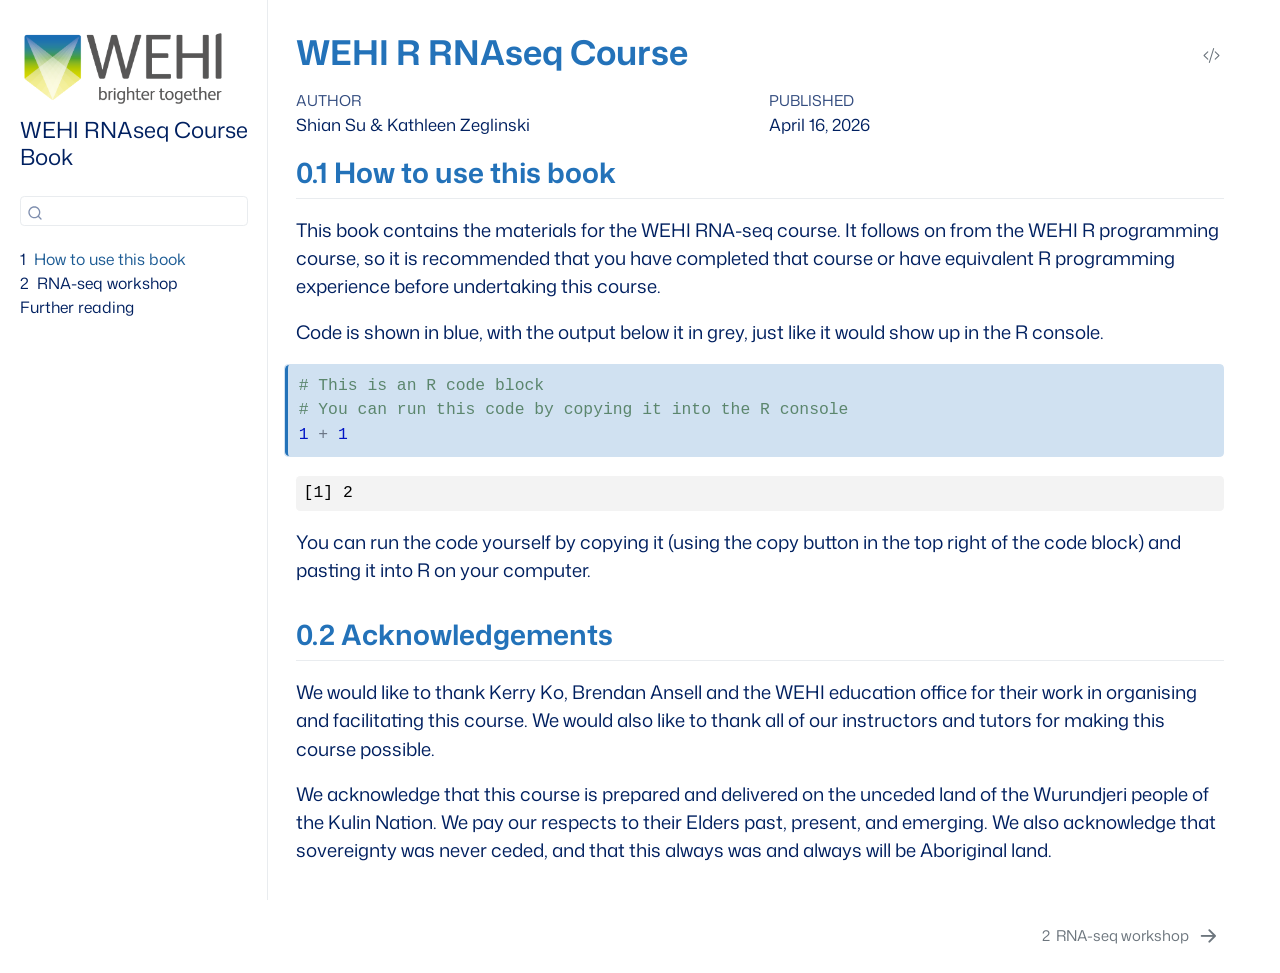
<file: index.html>
<!DOCTYPE html>
<html xmlns="http://www.w3.org/1999/xhtml" lang="en" xml:lang="en"><head>

<meta charset="utf-8">
<meta name="generator" content="quarto-1.9.37">

<meta name="viewport" content="width=device-width, initial-scale=1.0, user-scalable=yes">

<meta name="author" content="Shian Su &amp; Kathleen Zeglinski">
<meta name="dcterms.date" content="2026-04-16">

<title>WEHI R RNAseq Course</title>
<style>
/* Default styles provided by pandoc.
** See https://pandoc.org/MANUAL.html#variables-for-html for config info.
*/
code{white-space: pre-wrap;}
span.smallcaps{font-variant: small-caps;}
div.columns{display: flex; gap: min(4vw, 1.5em);}
div.column{flex: auto; overflow-x: auto;}
div.hanging-indent{margin-left: 1.5em; text-indent: -1.5em;}
ul.task-list{list-style: none;}
ul.task-list li input[type="checkbox"] {
  width: 0.8em;
  margin: 0 0.8em 0.2em -1em; /* quarto-specific, see https://github.com/quarto-dev/quarto-cli/issues/4556 */ 
  vertical-align: middle;
}
/* CSS for syntax highlighting */
html { -webkit-text-size-adjust: 100%; }
pre > code.sourceCode { white-space: pre; position: relative; }
pre > code.sourceCode > span { display: inline-block; line-height: 1.25; }
pre > code.sourceCode > span:empty { height: 1.2em; }
.sourceCode { overflow: visible; }
code.sourceCode > span { color: inherit; text-decoration: inherit; }
div.sourceCode { margin: 1em 0; }
pre.sourceCode { margin: 0; }
@media screen {
div.sourceCode { overflow: auto; }
}
@media print {
pre > code.sourceCode { white-space: pre-wrap; }
pre > code.sourceCode > span { text-indent: -5em; padding-left: 5em; }
}
pre.numberSource code
  { counter-reset: source-line 0; }
pre.numberSource code > span
  { position: relative; left: -4em; counter-increment: source-line; }
pre.numberSource code > span > a:first-child::before
  { content: counter(source-line);
    position: relative; left: -1em; text-align: right; vertical-align: baseline;
    border: none; display: inline-block;
    -webkit-touch-callout: none; -webkit-user-select: none;
    -khtml-user-select: none; -moz-user-select: none;
    -ms-user-select: none; user-select: none;
    padding: 0 4px; width: 4em;
  }
pre.numberSource { margin-left: 3em;  padding-left: 4px; }
div.sourceCode
  {   }
@media screen {
pre > code.sourceCode > span > a:first-child::before { text-decoration: underline; }
}
</style>


<script src="site_libs/quarto-nav/quarto-nav.js"></script>
<script src="site_libs/quarto-nav/headroom.min.js"></script>
<script src="site_libs/clipboard/clipboard.min.js"></script>
<script src="site_libs/quarto-search/autocomplete.umd.js"></script>
<script src="site_libs/quarto-search/fuse.min.js"></script>
<script src="site_libs/quarto-search/quarto-search.js"></script>
<meta name="quarto:offset" content="./">
<link href="./1_content.html" rel="next">
<link href="./favicon.ico" rel="icon">
<script src="site_libs/quarto-html/quarto.js" type="module"></script>
<script src="site_libs/quarto-html/tabsets/tabsets.js" type="module"></script>
<script src="site_libs/quarto-html/popper.min.js"></script>
<script src="site_libs/quarto-html/tippy.umd.min.js"></script>
<script src="site_libs/quarto-html/anchor.min.js"></script>
<link href="site_libs/quarto-html/tippy.css" rel="stylesheet">
<link href="site_libs/quarto-html/quarto-syntax-highlighting-e7c96278881d0201062729081aecfb47.css" rel="stylesheet" id="quarto-text-highlighting-styles">
<script src="site_libs/bootstrap/bootstrap.min.js"></script>
<link href="site_libs/bootstrap/bootstrap-icons.css" rel="stylesheet">
<link href="site_libs/bootstrap/bootstrap-72ede02cb614fa647f634e0000b82d30.min.css" rel="stylesheet" append-hash="true" id="quarto-bootstrap" data-mode="light">
<link href="site_libs/quarto-contrib/alpine-3.12/buttons.css" rel="stylesheet">
<script id="quarto-search-options" type="application/json">{
  "location": "sidebar",
  "copy-button": false,
  "collapse-after": 3,
  "panel-placement": "start",
  "type": "textbox",
  "limit": 50,
  "keyboard-shortcut": [
    "f",
    "/",
    "s"
  ],
  "show-item-context": false,
  "language": {
    "search-no-results-text": "No results",
    "search-matching-documents-text": "matching documents",
    "search-copy-link-title": "Copy link to search",
    "search-hide-matches-text": "Hide additional matches",
    "search-more-match-text": "more match in this document",
    "search-more-matches-text": "more matches in this document",
    "search-clear-button-title": "Clear",
    "search-text-placeholder": "",
    "search-detached-cancel-button-title": "Cancel",
    "search-submit-button-title": "Submit",
    "search-label": "Search"
  }
}</script>


</head>

<body class="nav-sidebar docked fullcontent quarto-light">

<div id="quarto-search-results"></div>
  <header id="quarto-header" class="headroom fixed-top">
  <nav class="quarto-secondary-nav">
    <div class="container-fluid d-flex">
      <button type="button" class="quarto-btn-toggle btn" data-bs-toggle="collapse" role="button" data-bs-target=".quarto-sidebar-collapse-item" aria-controls="quarto-sidebar" aria-expanded="false" aria-label="Toggle sidebar navigation" onclick="if (window.quartoToggleHeadroom) { window.quartoToggleHeadroom(); }">
        <i class="bi bi-layout-text-sidebar-reverse"></i>
      </button>
        <nav class="quarto-page-breadcrumbs" aria-label="breadcrumb"><ol class="breadcrumb"><li class="breadcrumb-item"><a href="./index.html"><span class="chapter-number">1</span>&nbsp; <span class="chapter-title">How to use this book</span></a></li></ol></nav>
        <a class="flex-grow-1" role="navigation" data-bs-toggle="collapse" data-bs-target=".quarto-sidebar-collapse-item" aria-controls="quarto-sidebar" aria-expanded="false" aria-label="Toggle sidebar navigation" onclick="if (window.quartoToggleHeadroom) { window.quartoToggleHeadroom(); }">      
        </a>
      <button type="button" class="btn quarto-search-button" aria-label="Search" onclick="window.quartoOpenSearch();">
        <i class="bi bi-search"></i>
      </button>
    </div>
  </nav>
</header>
<!-- content -->
<div id="quarto-content" class="quarto-container page-columns page-rows-contents page-layout-article">
<!-- sidebar -->
  <nav id="quarto-sidebar" class="sidebar collapse collapse-horizontal quarto-sidebar-collapse-item sidebar-navigation docked overflow-auto">
    <div class="pt-lg-2 mt-2 text-left sidebar-header sidebar-header-stacked">
      <a href="./index.html" class="sidebar-logo-link">
      <img src="./WEHI_RGB_logo.png" alt="" class="sidebar-logo light-content py-0 d-lg-inline d-none">
      <img src="./WEHI_RGB_logo.png" alt="" class="sidebar-logo dark-content py-0 d-lg-inline d-none">
      </a>
    <div class="sidebar-title mb-0 py-0">
      <a href="./">WEHI RNAseq Course Book</a> 
    </div>
      </div>
        <div class="mt-2 flex-shrink-0 align-items-center">
        <div class="sidebar-search">
        <div id="quarto-search" class="" title="Search"></div>
        </div>
        </div>
    <div class="sidebar-menu-container"> 
    <ul class="list-unstyled mt-1">
        <li class="sidebar-item">
  <div class="sidebar-item-container"> 
  <a href="./index.html" class="sidebar-item-text sidebar-link active">
 <span class="menu-text"><span class="chapter-number">1</span>&nbsp; <span class="chapter-title">How to use this book</span></span></a>
  </div>
</li>
        <li class="sidebar-item">
  <div class="sidebar-item-container"> 
  <a href="./1_content.html" class="sidebar-item-text sidebar-link">
 <span class="menu-text"><span class="chapter-number">2</span>&nbsp; <span class="chapter-title">RNA-seq workshop</span></span></a>
  </div>
</li>
        <li class="sidebar-item">
  <div class="sidebar-item-container"> 
  <a href="./99_further_reading.html" class="sidebar-item-text sidebar-link">
 <span class="menu-text">Further reading</span></a>
  </div>
</li>
    </ul>
    </div>
</nav>
<div id="quarto-sidebar-glass" class="quarto-sidebar-collapse-item" data-bs-toggle="collapse" data-bs-target=".quarto-sidebar-collapse-item"></div>
<!-- margin-sidebar -->
    
<!-- main -->
<main class="content" id="quarto-document-content">

<header id="title-block-header" class="quarto-title-block default">
<div class="quarto-title">
<div class="quarto-title-block"><div><h1 class="title">WEHI R RNAseq Course</h1><button type="button" class="btn code-tools-button" id="quarto-code-tools-source"><i class="bi"></i></button></div></div>
</div>



<div class="quarto-title-meta">

    <div>
    <div class="quarto-title-meta-heading">Author</div>
    <div class="quarto-title-meta-contents">
             <p>Shian Su &amp; Kathleen Zeglinski </p>
          </div>
  </div>
    
    <div>
    <div class="quarto-title-meta-heading">Published</div>
    <div class="quarto-title-meta-contents">
      <p class="date">April 16, 2026</p>
    </div>
  </div>
  
    
  </div>
  


</header>


<section id="how-to-use-this-book" class="level2" data-number="0.1">
<h2 data-number="0.1" class="anchored" data-anchor-id="how-to-use-this-book"><span class="header-section-number">0.1</span> How to use this book</h2>
<p>This book contains the materials for the WEHI RNA-seq course. It follows on from the WEHI R programming course, so it is recommended that you have completed that course or have equivalent R programming experience before undertaking this course.</p>
<!-- ### Session 5: RNA-seq part 1
In this session, we introduce RNA-seq data analysis using the limma-voom workflow. You will learn how to construct `DGEList` objects for the `edgeR` package, filter lowly expressed genes, normalize data for library size and RNA composition, perform exploratory analysis with multidimensional scaling (MDS) plots, and extract data from Bioconductor objects for visualization with `ggplot2`. The dataset comprises gene expression from three mouse mammary gland cell populations (basal, luminal progenitor, and mature luminal cells).

### Session 6: RNA-seq part 2
This session completes the RNA-seq analysis workflow. You will learn how to construct design and contrast matrices for specifying statistical comparisons, use the `voom()` function to model the mean-variance relationship in RNA-seq data, fit gene-wise linear models with empirical Bayes moderation, perform statistical testing to identify differentially expressed genes, create publication-quality MA plots to visualize results, and export analysis results to files for sharing or publication. -->
<p>Code is shown in blue, with the output below it in grey, just like it would show up in the R console.</p>
<div class="cell">
<div class="code-copy-outer-scaffold"><div class="sourceCode cell-code" id="cb1"><pre class="sourceCode r code-with-copy"><code class="sourceCode r"><span id="cb1-1"><a href="#cb1-1" aria-hidden="true" tabindex="-1"></a><span class="co"># This is an R code block</span></span>
<span id="cb1-2"><a href="#cb1-2" aria-hidden="true" tabindex="-1"></a><span class="co"># You can run this code by copying it into the R console</span></span>
<span id="cb1-3"><a href="#cb1-3" aria-hidden="true" tabindex="-1"></a><span class="dv">1</span> <span class="sc">+</span> <span class="dv">1</span></span></code></pre></div><button title="Copy to Clipboard" class="code-copy-button"><i class="bi"></i></button></div>
<div class="cell-output cell-output-stdout">
<pre><code>[1] 2</code></pre>
</div>
</div>
<p>You can run the code yourself by copying it (using the copy button in the top right of the code block) and pasting it into R on your computer.</p>
</section>
<section id="acknowledgements" class="level2" data-number="0.2">
<h2 data-number="0.2" class="anchored" data-anchor-id="acknowledgements"><span class="header-section-number">0.2</span> Acknowledgements</h2>
<p>We would like to thank Kerry Ko, Brendan Ansell and the WEHI education office for their work in organising and facilitating this course. We would also like to thank all of our instructors and tutors for making this course possible.</p>
<p>We acknowledge that this course is prepared and delivered on the unceded land of the Wurundjeri people of the Kulin Nation. We pay our respects to their Elders past, present, and emerging. We also acknowledge that sovereignty was never ceded, and that this always was and always will be Aboriginal land.</p>


<!-- -->

</section>

</main> <!-- /main -->
<script id="quarto-html-after-body" type="application/javascript">
  window.document.addEventListener("DOMContentLoaded", function (event) {
    const icon = "";
    const anchorJS = new window.AnchorJS();
    anchorJS.options = {
      placement: 'right',
      icon: icon
    };
    anchorJS.add('.anchored');
    const isCodeAnnotation = (el) => {
      for (const clz of el.classList) {
        if (clz.startsWith('code-annotation-')) {                     
          return true;
        }
      }
      return false;
    }
    const onCopySuccess = function(e) {
      // button target
      const button = e.trigger;
      // don't keep focus
      button.blur();
      // flash "checked"
      button.classList.add('code-copy-button-checked');
      var currentTitle = button.getAttribute("title");
      button.setAttribute("title", "Copied!");
      let tooltip;
      if (window.bootstrap) {
        button.setAttribute("data-bs-toggle", "tooltip");
        button.setAttribute("data-bs-placement", "left");
        button.setAttribute("data-bs-title", "Copied!");
        tooltip = new bootstrap.Tooltip(button, 
          { trigger: "manual", 
            customClass: "code-copy-button-tooltip",
            offset: [0, -8]});
        tooltip.show();    
      }
      setTimeout(function() {
        if (tooltip) {
          tooltip.hide();
          button.removeAttribute("data-bs-title");
          button.removeAttribute("data-bs-toggle");
          button.removeAttribute("data-bs-placement");
        }
        button.setAttribute("title", currentTitle);
        button.classList.remove('code-copy-button-checked');
      }, 1000);
      // clear code selection
      e.clearSelection();
    }
    const getTextToCopy = function(trigger) {
      const outerScaffold = trigger.parentElement.cloneNode(true);
      const codeEl = outerScaffold.querySelector('code');
      for (const childEl of codeEl.children) {
        if (isCodeAnnotation(childEl)) {
          childEl.remove();
        }
      }
      return codeEl.innerText;
    }
    const clipboard = new window.ClipboardJS('.code-copy-button:not([data-in-quarto-modal])', {
      text: getTextToCopy
    });
    clipboard.on('success', onCopySuccess);
    if (window.document.getElementById('quarto-embedded-source-code-modal')) {
      const clipboardModal = new window.ClipboardJS('.code-copy-button[data-in-quarto-modal]', {
        text: getTextToCopy,
        container: window.document.getElementById('quarto-embedded-source-code-modal')
      });
      clipboardModal.on('success', onCopySuccess);
    }
    const viewSource = window.document.getElementById('quarto-view-source') ||
                       window.document.getElementById('quarto-code-tools-source');
    if (viewSource) {
      const sourceUrl = viewSource.getAttribute("data-quarto-source-url");
      viewSource.addEventListener("click", function(e) {
        if (sourceUrl) {
          // rstudio viewer pane
          if (/\bcapabilities=\b/.test(window.location)) {
            window.open(sourceUrl);
          } else {
            window.location.href = sourceUrl;
          }
        } else {
          const modal = new bootstrap.Modal(document.getElementById('quarto-embedded-source-code-modal'));
          modal.show();
        }
        return false;
      });
    }
    function toggleCodeHandler(show) {
      return function(e) {
        const detailsSrc = window.document.querySelectorAll(".cell > details > .sourceCode");
        for (let i=0; i<detailsSrc.length; i++) {
          const details = detailsSrc[i].parentElement;
          if (show) {
            details.open = true;
          } else {
            details.removeAttribute("open");
          }
        }
        const cellCodeDivs = window.document.querySelectorAll(".cell > .sourceCode");
        const fromCls = show ? "hidden" : "unhidden";
        const toCls = show ? "unhidden" : "hidden";
        for (let i=0; i<cellCodeDivs.length; i++) {
          const codeDiv = cellCodeDivs[i];
          if (codeDiv.classList.contains(fromCls)) {
            codeDiv.classList.remove(fromCls);
            codeDiv.classList.add(toCls);
          } 
        }
        return false;
      }
    }
    const hideAllCode = window.document.getElementById("quarto-hide-all-code");
    if (hideAllCode) {
      hideAllCode.addEventListener("click", toggleCodeHandler(false));
    }
    const showAllCode = window.document.getElementById("quarto-show-all-code");
    if (showAllCode) {
      showAllCode.addEventListener("click", toggleCodeHandler(true));
    }
      var localhostRegex = new RegExp(/^(?:http|https):\/\/localhost\:?[0-9]*\//);
      var mailtoRegex = new RegExp(/^mailto:/);
        var filterRegex = new RegExp('/' + window.location.host + '/');
      var isInternal = (href) => {
          return filterRegex.test(href) || localhostRegex.test(href) || mailtoRegex.test(href);
      }
      // Inspect non-navigation links and adorn them if external
     var links = window.document.querySelectorAll('a[href]:not(.nav-link):not(.navbar-brand):not(.toc-action):not(.sidebar-link):not(.sidebar-item-toggle):not(.pagination-link):not(.no-external):not([aria-hidden]):not(.dropdown-item):not(.quarto-navigation-tool):not(.about-link)');
      for (var i=0; i<links.length; i++) {
        const link = links[i];
        if (!isInternal(link.href)) {
          // undo the damage that might have been done by quarto-nav.js in the case of
          // links that we want to consider external
          if (link.dataset.originalHref !== undefined) {
            link.href = link.dataset.originalHref;
          }
        }
      }
    function tippyHover(el, contentFn, onTriggerFn, onUntriggerFn) {
      const config = {
        allowHTML: true,
        maxWidth: 500,
        delay: 100,
        arrow: false,
        appendTo: function(el) {
            return el.parentElement;
        },
        interactive: true,
        interactiveBorder: 10,
        theme: 'quarto',
        placement: 'bottom-start',
      };
      if (contentFn) {
        config.content = contentFn;
      }
      if (onTriggerFn) {
        config.onTrigger = onTriggerFn;
      }
      if (onUntriggerFn) {
        config.onUntrigger = onUntriggerFn;
      }
      window.tippy(el, config); 
    }
    const noterefs = window.document.querySelectorAll('a[role="doc-noteref"]');
    for (var i=0; i<noterefs.length; i++) {
      const ref = noterefs[i];
      tippyHover(ref, function() {
        // use id or data attribute instead here
        let href = ref.getAttribute('data-footnote-href') || ref.getAttribute('href');
        try { href = new URL(href).hash; } catch {}
        const id = href.replace(/^#\/?/, "");
        const note = window.document.getElementById(id);
        if (note) {
          return note.innerHTML;
        } else {
          return "";
        }
      });
    }
    const xrefs = window.document.querySelectorAll('a.quarto-xref');
    const processXRef = (id, note) => {
      // Strip column container classes
      const stripColumnClz = (el) => {
        el.classList.remove("page-full", "page-columns");
        if (el.children) {
          for (const child of el.children) {
            stripColumnClz(child);
          }
        }
      }
      stripColumnClz(note)
      if (id === null || id.startsWith('sec-')) {
        // Special case sections, only their first couple elements
        const container = document.createElement("div");
        if (note.children && note.children.length > 2) {
          container.appendChild(note.children[0].cloneNode(true));
          for (let i = 1; i < note.children.length; i++) {
            const child = note.children[i];
            if (child.tagName === "P" && child.innerText === "") {
              continue;
            } else {
              container.appendChild(child.cloneNode(true));
              break;
            }
          }
          if (window.Quarto?.typesetMath) {
            window.Quarto.typesetMath(container);
          }
          return container.innerHTML
        } else {
          if (window.Quarto?.typesetMath) {
            window.Quarto.typesetMath(note);
          }
          return note.innerHTML;
        }
      } else {
        // Remove any anchor links if they are present
        const anchorLink = note.querySelector('a.anchorjs-link');
        if (anchorLink) {
          anchorLink.remove();
        }
        if (window.Quarto?.typesetMath) {
          window.Quarto.typesetMath(note);
        }
        if (note.classList.contains("callout")) {
          return note.outerHTML;
        } else {
          return note.innerHTML;
        }
      }
    }
    for (var i=0; i<xrefs.length; i++) {
      const xref = xrefs[i];
      tippyHover(xref, undefined, function(instance) {
        instance.disable();
        let url = xref.getAttribute('href');
        let hash = undefined; 
        if (url.startsWith('#')) {
          hash = url;
        } else {
          try { hash = new URL(url).hash; } catch {}
        }
        if (hash) {
          const id = hash.replace(/^#\/?/, "");
          const note = window.document.getElementById(id);
          if (note !== null) {
            try {
              const html = processXRef(id, note.cloneNode(true));
              instance.setContent(html);
            } finally {
              instance.enable();
              instance.show();
            }
          } else {
            // See if we can fetch this
            fetch(url.split('#')[0])
            .then(res => res.text())
            .then(html => {
              const parser = new DOMParser();
              const htmlDoc = parser.parseFromString(html, "text/html");
              const note = htmlDoc.getElementById(id);
              if (note !== null) {
                const html = processXRef(id, note);
                instance.setContent(html);
              } 
            }).finally(() => {
              instance.enable();
              instance.show();
            });
          }
        } else {
          // See if we can fetch a full url (with no hash to target)
          // This is a special case and we should probably do some content thinning / targeting
          fetch(url)
          .then(res => res.text())
          .then(html => {
            const parser = new DOMParser();
            const htmlDoc = parser.parseFromString(html, "text/html");
            const note = htmlDoc.querySelector('main.content');
            if (note !== null) {
              // This should only happen for chapter cross references
              // (since there is no id in the URL)
              // remove the first header
              if (note.children.length > 0 && note.children[0].tagName === "HEADER") {
                note.children[0].remove();
              }
              const html = processXRef(null, note);
              instance.setContent(html);
            } 
          }).finally(() => {
            instance.enable();
            instance.show();
          });
        }
      }, function(instance) {
      });
    }
        let selectedAnnoteEl;
        const selectorForAnnotation = ( cell, annotation) => {
          let cellAttr = 'data-code-cell="' + cell + '"';
          let lineAttr = 'data-code-annotation="' +  annotation + '"';
          const selector = 'span[' + cellAttr + '][' + lineAttr + ']';
          return selector;
        }
        const selectCodeLines = (annoteEl) => {
          const doc = window.document;
          const targetCell = annoteEl.getAttribute("data-target-cell");
          const targetAnnotation = annoteEl.getAttribute("data-target-annotation");
          const annoteSpan = window.document.querySelector(selectorForAnnotation(targetCell, targetAnnotation));
          const lines = annoteSpan.getAttribute("data-code-lines").split(",");
          const lineIds = lines.map((line) => {
            return targetCell + "-" + line;
          })
          let top = null;
          let height = null;
          let parent = null;
          if (lineIds.length > 0) {
              //compute the position of the single el (top and bottom and make a div)
              const el = window.document.getElementById(lineIds[0]);
              top = el.offsetTop;
              height = el.offsetHeight;
              parent = el.parentElement.parentElement;
            if (lineIds.length > 1) {
              const lastEl = window.document.getElementById(lineIds[lineIds.length - 1]);
              const bottom = lastEl.offsetTop + lastEl.offsetHeight;
              height = bottom - top;
            }
            if (top !== null && height !== null && parent !== null) {
              // cook up a div (if necessary) and position it 
              let div = window.document.getElementById("code-annotation-line-highlight");
              if (div === null) {
                div = window.document.createElement("div");
                div.setAttribute("id", "code-annotation-line-highlight");
                div.style.position = 'absolute';
                parent.appendChild(div);
              }
              div.style.top = top - 2 + "px";
              div.style.height = height + 4 + "px";
              div.style.left = 0;
              let gutterDiv = window.document.getElementById("code-annotation-line-highlight-gutter");
              if (gutterDiv === null) {
                gutterDiv = window.document.createElement("div");
                gutterDiv.setAttribute("id", "code-annotation-line-highlight-gutter");
                gutterDiv.style.position = 'absolute';
                const codeCell = window.document.getElementById(targetCell);
                const gutter = codeCell.querySelector('.code-annotation-gutter');
                gutter.appendChild(gutterDiv);
              }
              gutterDiv.style.top = top - 2 + "px";
              gutterDiv.style.height = height + 4 + "px";
            }
            selectedAnnoteEl = annoteEl;
          }
        };
        const unselectCodeLines = () => {
          const elementsIds = ["code-annotation-line-highlight", "code-annotation-line-highlight-gutter"];
          elementsIds.forEach((elId) => {
            const div = window.document.getElementById(elId);
            if (div) {
              div.remove();
            }
          });
          selectedAnnoteEl = undefined;
        };
          // Handle positioning of the toggle
      window.addEventListener(
        "resize",
        throttle(() => {
          elRect = undefined;
          if (selectedAnnoteEl) {
            selectCodeLines(selectedAnnoteEl);
          }
        }, 10)
      );
      function throttle(fn, ms) {
      let throttle = false;
      let timer;
        return (...args) => {
          if(!throttle) { // first call gets through
              fn.apply(this, args);
              throttle = true;
          } else { // all the others get throttled
              if(timer) clearTimeout(timer); // cancel #2
              timer = setTimeout(() => {
                fn.apply(this, args);
                timer = throttle = false;
              }, ms);
          }
        };
      }
        // Attach click handler to the DT
        const annoteDls = window.document.querySelectorAll('dt[data-target-cell]');
        for (const annoteDlNode of annoteDls) {
          annoteDlNode.addEventListener('click', (event) => {
            const clickedEl = event.target;
            if (clickedEl !== selectedAnnoteEl) {
              unselectCodeLines();
              const activeEl = window.document.querySelector('dt[data-target-cell].code-annotation-active');
              if (activeEl) {
                activeEl.classList.remove('code-annotation-active');
              }
              selectCodeLines(clickedEl);
              clickedEl.classList.add('code-annotation-active');
            } else {
              // Unselect the line
              unselectCodeLines();
              clickedEl.classList.remove('code-annotation-active');
            }
          });
        }
    const findCites = (el) => {
      const parentEl = el.parentElement;
      if (parentEl) {
        const cites = parentEl.dataset.cites;
        if (cites) {
          return {
            el,
            cites: cites.split(' ')
          };
        } else {
          return findCites(el.parentElement)
        }
      } else {
        return undefined;
      }
    };
    var bibliorefs = window.document.querySelectorAll('a[role="doc-biblioref"]');
    for (var i=0; i<bibliorefs.length; i++) {
      const ref = bibliorefs[i];
      const citeInfo = findCites(ref);
      if (citeInfo) {
        tippyHover(citeInfo.el, function() {
          var popup = window.document.createElement('div');
          citeInfo.cites.forEach(function(cite) {
            var citeDiv = window.document.createElement('div');
            citeDiv.classList.add('hanging-indent');
            citeDiv.classList.add('csl-entry');
            var biblioDiv = window.document.getElementById('ref-' + cite);
            if (biblioDiv) {
              citeDiv.innerHTML = biblioDiv.innerHTML;
            }
            popup.appendChild(citeDiv);
          });
          return popup.innerHTML;
        });
      }
    }
  });
  </script>
<nav class="page-navigation">
  <div class="nav-page nav-page-previous">
  </div>
  <div class="nav-page nav-page-next">
      <a href="./1_content.html" class="pagination-link" aria-label="RNA-seq workshop">
        <span class="nav-page-text"><span class="chapter-number">2</span>&nbsp; <span class="chapter-title">RNA-seq workshop</span></span> <i class="bi bi-arrow-right-short"></i>
      </a>
  </div>
</nav><div class="modal fade" id="quarto-embedded-source-code-modal" tabindex="-1" aria-labelledby="quarto-embedded-source-code-modal-label" aria-hidden="true"><div class="modal-dialog modal-dialog-scrollable"><div class="modal-content"><div class="modal-header"><h5 class="modal-title" id="quarto-embedded-source-code-modal-label">Source Code</h5><button class="btn-close" data-bs-dismiss="modal"></button></div><div class="modal-body"><div class="">
<div class="code-copy-outer-scaffold"><div class="sourceCode" id="cb3" data-shortcodes="false"><pre class="sourceCode markdown code-with-copy"><code class="sourceCode markdown"><span id="cb3-1"><a href="#cb3-1" aria-hidden="true" tabindex="-1"></a><span class="co">---</span></span>
<span id="cb3-2"><a href="#cb3-2" aria-hidden="true" tabindex="-1"></a><span class="an">toc:</span><span class="co"> false</span></span>
<span id="cb3-3"><a href="#cb3-3" aria-hidden="true" tabindex="-1"></a><span class="co">---</span></span>
<span id="cb3-4"><a href="#cb3-4" aria-hidden="true" tabindex="-1"></a></span>
<span id="cb3-5"><a href="#cb3-5" aria-hidden="true" tabindex="-1"></a><span class="fu">## How to use this book</span></span>
<span id="cb3-6"><a href="#cb3-6" aria-hidden="true" tabindex="-1"></a></span>
<span id="cb3-7"><a href="#cb3-7" aria-hidden="true" tabindex="-1"></a>This book contains the materials for the WEHI RNA-seq course. It follows on from the WEHI R programming course, so it is recommended that you have completed that course or have equivalent R programming experience before undertaking this course.</span>
<span id="cb3-8"><a href="#cb3-8" aria-hidden="true" tabindex="-1"></a></span>
<span id="cb3-9"><a href="#cb3-9" aria-hidden="true" tabindex="-1"></a><span class="co">&lt;!-- </span><span class="al">###</span><span class="co"> Session 5: RNA-seq part 1</span></span>
<span id="cb3-10"><a href="#cb3-10" aria-hidden="true" tabindex="-1"></a><span class="co">In this session, we introduce RNA-seq data analysis using the limma-voom workflow. You will learn how to construct `DGEList` objects for the `edgeR` package, filter lowly expressed genes, normalize data for library size and RNA composition, perform exploratory analysis with multidimensional scaling (MDS) plots, and extract data from Bioconductor objects for visualization with `ggplot2`. The dataset comprises gene expression from three mouse mammary gland cell populations (basal, luminal progenitor, and mature luminal cells).</span></span>
<span id="cb3-11"><a href="#cb3-11" aria-hidden="true" tabindex="-1"></a></span>
<span id="cb3-12"><a href="#cb3-12" aria-hidden="true" tabindex="-1"></a><span class="al">###</span><span class="co"> Session 6: RNA-seq part 2</span></span>
<span id="cb3-13"><a href="#cb3-13" aria-hidden="true" tabindex="-1"></a><span class="co">This session completes the RNA-seq analysis workflow. You will learn how to construct design and contrast matrices for specifying statistical comparisons, use the `voom()` function to model the mean-variance relationship in RNA-seq data, fit gene-wise linear models with empirical Bayes moderation, perform statistical testing to identify differentially expressed genes, create publication-quality MA plots to visualize results, and export analysis results to files for sharing or publication. --&gt;</span></span>
<span id="cb3-14"><a href="#cb3-14" aria-hidden="true" tabindex="-1"></a></span>
<span id="cb3-15"><a href="#cb3-15" aria-hidden="true" tabindex="-1"></a>Code is shown in blue, with the output below it in grey, just like it would show up in the R console.</span>
<span id="cb3-16"><a href="#cb3-16" aria-hidden="true" tabindex="-1"></a></span>
<span id="cb3-19"><a href="#cb3-19" aria-hidden="true" tabindex="-1"></a><span class="in">```{r}</span></span>
<span id="cb3-20"><a href="#cb3-20" aria-hidden="true" tabindex="-1"></a><span class="co"># This is an R code block</span></span>
<span id="cb3-21"><a href="#cb3-21" aria-hidden="true" tabindex="-1"></a><span class="co"># You can run this code by copying it into the R console</span></span>
<span id="cb3-22"><a href="#cb3-22" aria-hidden="true" tabindex="-1"></a><span class="dv">1</span> <span class="sc">+</span> <span class="dv">1</span></span>
<span id="cb3-23"><a href="#cb3-23" aria-hidden="true" tabindex="-1"></a><span class="in">```</span></span>
<span id="cb3-24"><a href="#cb3-24" aria-hidden="true" tabindex="-1"></a></span>
<span id="cb3-25"><a href="#cb3-25" aria-hidden="true" tabindex="-1"></a>You can run the code yourself by copying it (using the copy button in the top right of the code block) and pasting it into R on your computer.</span>
<span id="cb3-26"><a href="#cb3-26" aria-hidden="true" tabindex="-1"></a></span>
<span id="cb3-27"><a href="#cb3-27" aria-hidden="true" tabindex="-1"></a><span class="fu">## Acknowledgements</span></span>
<span id="cb3-28"><a href="#cb3-28" aria-hidden="true" tabindex="-1"></a>We would like to thank Kerry Ko, Brendan Ansell and the WEHI education office for their work in organising and facilitating this course. We would also like to thank all of our instructors and tutors for making this course possible.</span>
<span id="cb3-29"><a href="#cb3-29" aria-hidden="true" tabindex="-1"></a></span>
<span id="cb3-30"><a href="#cb3-30" aria-hidden="true" tabindex="-1"></a>We acknowledge that this course is prepared and delivered on the unceded land of the Wurundjeri people of the Kulin Nation. We pay our respects to their Elders past, present, and emerging. We also acknowledge that sovereignty was never ceded, and that this always was and always will be Aboriginal land.</span>
</code></pre></div><button title="Copy to Clipboard" class="code-copy-button" data-in-quarto-modal=""><i class="bi"></i></button></div>
</div></div></div></div></div>
</div> <!-- /content -->




<script src="site_libs/quarto-contrib/alpine-3.12/alpine@3.12.min.js"></script>
</body></html>
</file>
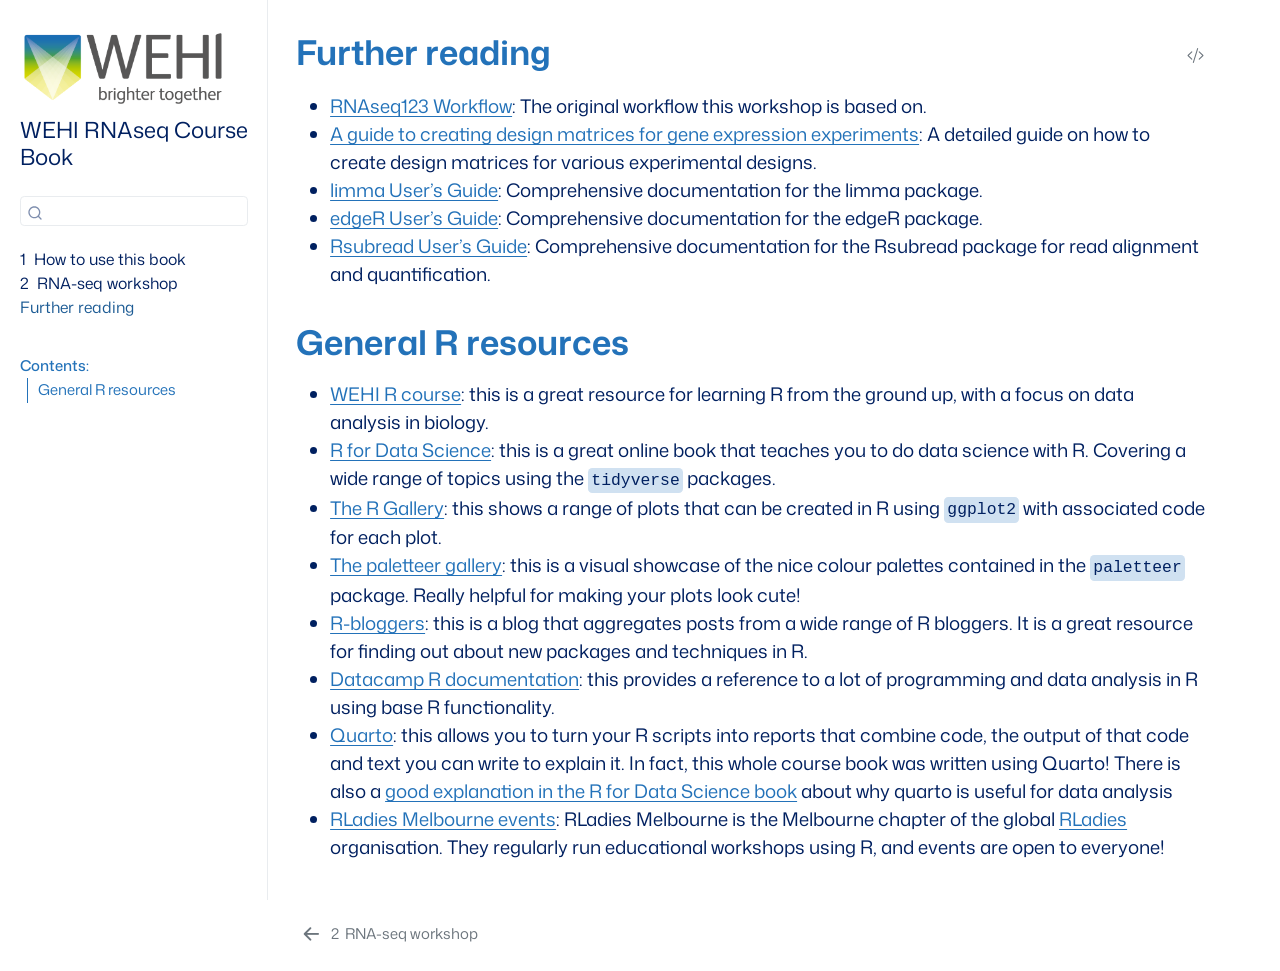
<file: 99_further_reading.html>
<!DOCTYPE html>
<html xmlns="http://www.w3.org/1999/xhtml" lang="en" xml:lang="en"><head>

<meta charset="utf-8">
<meta name="generator" content="quarto-1.9.37">

<meta name="viewport" content="width=device-width, initial-scale=1.0, user-scalable=yes">


<title>Further reading – WEHI R RNAseq Course</title>
<style>
/* Default styles provided by pandoc.
** See https://pandoc.org/MANUAL.html#variables-for-html for config info.
*/
code{white-space: pre-wrap;}
span.smallcaps{font-variant: small-caps;}
div.columns{display: flex; gap: min(4vw, 1.5em);}
div.column{flex: auto; overflow-x: auto;}
div.hanging-indent{margin-left: 1.5em; text-indent: -1.5em;}
ul.task-list{list-style: none;}
ul.task-list li input[type="checkbox"] {
  width: 0.8em;
  margin: 0 0.8em 0.2em -1em; /* quarto-specific, see https://github.com/quarto-dev/quarto-cli/issues/4556 */ 
  vertical-align: middle;
}
/* CSS for syntax highlighting */
html { -webkit-text-size-adjust: 100%; }
pre > code.sourceCode { white-space: pre; position: relative; }
pre > code.sourceCode > span { display: inline-block; line-height: 1.25; }
pre > code.sourceCode > span:empty { height: 1.2em; }
.sourceCode { overflow: visible; }
code.sourceCode > span { color: inherit; text-decoration: inherit; }
div.sourceCode { margin: 1em 0; }
pre.sourceCode { margin: 0; }
@media screen {
div.sourceCode { overflow: auto; }
}
@media print {
pre > code.sourceCode { white-space: pre-wrap; }
pre > code.sourceCode > span { text-indent: -5em; padding-left: 5em; }
}
pre.numberSource code
  { counter-reset: source-line 0; }
pre.numberSource code > span
  { position: relative; left: -4em; counter-increment: source-line; }
pre.numberSource code > span > a:first-child::before
  { content: counter(source-line);
    position: relative; left: -1em; text-align: right; vertical-align: baseline;
    border: none; display: inline-block;
    -webkit-touch-callout: none; -webkit-user-select: none;
    -khtml-user-select: none; -moz-user-select: none;
    -ms-user-select: none; user-select: none;
    padding: 0 4px; width: 4em;
  }
pre.numberSource { margin-left: 3em;  padding-left: 4px; }
div.sourceCode
  {   }
@media screen {
pre > code.sourceCode > span > a:first-child::before { text-decoration: underline; }
}
</style>


<script src="site_libs/quarto-nav/quarto-nav.js"></script>
<script src="site_libs/quarto-nav/headroom.min.js"></script>
<script src="site_libs/clipboard/clipboard.min.js"></script>
<script src="site_libs/quarto-search/autocomplete.umd.js"></script>
<script src="site_libs/quarto-search/fuse.min.js"></script>
<script src="site_libs/quarto-search/quarto-search.js"></script>
<meta name="quarto:offset" content="./">
<link href="./1_content.html" rel="prev">
<link href="./favicon.ico" rel="icon">
<script src="site_libs/quarto-html/quarto.js" type="module"></script>
<script src="site_libs/quarto-html/tabsets/tabsets.js" type="module"></script>
<script src="site_libs/quarto-html/popper.min.js"></script>
<script src="site_libs/quarto-html/tippy.umd.min.js"></script>
<script src="site_libs/quarto-html/anchor.min.js"></script>
<link href="site_libs/quarto-html/tippy.css" rel="stylesheet">
<link href="site_libs/quarto-html/quarto-syntax-highlighting-e7c96278881d0201062729081aecfb47.css" rel="stylesheet" id="quarto-text-highlighting-styles">
<script src="site_libs/bootstrap/bootstrap.min.js"></script>
<link href="site_libs/bootstrap/bootstrap-icons.css" rel="stylesheet">
<link href="site_libs/bootstrap/bootstrap-72ede02cb614fa647f634e0000b82d30.min.css" rel="stylesheet" append-hash="true" id="quarto-bootstrap" data-mode="light">
<link href="site_libs/quarto-contrib/alpine-3.12/buttons.css" rel="stylesheet">
<script id="quarto-search-options" type="application/json">{
  "location": "sidebar",
  "copy-button": false,
  "collapse-after": 3,
  "panel-placement": "start",
  "type": "textbox",
  "limit": 50,
  "keyboard-shortcut": [
    "f",
    "/",
    "s"
  ],
  "show-item-context": false,
  "language": {
    "search-no-results-text": "No results",
    "search-matching-documents-text": "matching documents",
    "search-copy-link-title": "Copy link to search",
    "search-hide-matches-text": "Hide additional matches",
    "search-more-match-text": "more match in this document",
    "search-more-matches-text": "more matches in this document",
    "search-clear-button-title": "Clear",
    "search-text-placeholder": "",
    "search-detached-cancel-button-title": "Cancel",
    "search-submit-button-title": "Submit",
    "search-label": "Search"
  }
}</script>


</head>

<body class="nav-sidebar docked quarto-light">

<div id="quarto-search-results"></div>
  <header id="quarto-header" class="headroom fixed-top">
  <nav class="quarto-secondary-nav">
    <div class="container-fluid d-flex">
      <button type="button" class="quarto-btn-toggle btn" data-bs-toggle="collapse" role="button" data-bs-target=".quarto-sidebar-collapse-item" aria-controls="quarto-sidebar" aria-expanded="false" aria-label="Toggle sidebar navigation" onclick="if (window.quartoToggleHeadroom) { window.quartoToggleHeadroom(); }">
        <i class="bi bi-layout-text-sidebar-reverse"></i>
      </button>
        <nav class="quarto-page-breadcrumbs" aria-label="breadcrumb"><ol class="breadcrumb"><li class="breadcrumb-item"><a href="./99_further_reading.html">Further reading</a></li></ol></nav>
        <a class="flex-grow-1" role="navigation" data-bs-toggle="collapse" data-bs-target=".quarto-sidebar-collapse-item" aria-controls="quarto-sidebar" aria-expanded="false" aria-label="Toggle sidebar navigation" onclick="if (window.quartoToggleHeadroom) { window.quartoToggleHeadroom(); }">      
        </a>
      <button type="button" class="btn quarto-search-button" aria-label="Search" onclick="window.quartoOpenSearch();">
        <i class="bi bi-search"></i>
      </button>
    </div>
  </nav>
</header>
<!-- content -->
<div id="quarto-content" class="quarto-container page-columns page-rows-contents page-layout-article">
<!-- sidebar -->
  <nav id="quarto-sidebar" class="sidebar collapse collapse-horizontal quarto-sidebar-collapse-item sidebar-navigation docked overflow-auto">
    <div class="pt-lg-2 mt-2 text-left sidebar-header sidebar-header-stacked">
      <a href="./index.html" class="sidebar-logo-link">
      <img src="./WEHI_RGB_logo.png" alt="" class="sidebar-logo light-content py-0 d-lg-inline d-none">
      <img src="./WEHI_RGB_logo.png" alt="" class="sidebar-logo dark-content py-0 d-lg-inline d-none">
      </a>
    <div class="sidebar-title mb-0 py-0">
      <a href="./">WEHI RNAseq Course Book</a> 
    </div>
      </div>
        <div class="mt-2 flex-shrink-0 align-items-center">
        <div class="sidebar-search">
        <div id="quarto-search" class="" title="Search"></div>
        </div>
        </div>
    <div class="sidebar-menu-container"> 
    <ul class="list-unstyled mt-1">
        <li class="sidebar-item">
  <div class="sidebar-item-container"> 
  <a href="./index.html" class="sidebar-item-text sidebar-link">
 <span class="menu-text"><span class="chapter-number">1</span>&nbsp; <span class="chapter-title">How to use this book</span></span></a>
  </div>
</li>
        <li class="sidebar-item">
  <div class="sidebar-item-container"> 
  <a href="./1_content.html" class="sidebar-item-text sidebar-link">
 <span class="menu-text"><span class="chapter-number">2</span>&nbsp; <span class="chapter-title">RNA-seq workshop</span></span></a>
  </div>
</li>
        <li class="sidebar-item">
  <div class="sidebar-item-container"> 
  <a href="./99_further_reading.html" class="sidebar-item-text sidebar-link active">
 <span class="menu-text">Further reading</span></a>
  </div>
</li>
    </ul>
    </div>
    <nav id="TOC" role="doc-toc" class="toc-active">
    <h2 id="toc-title">Contents:</h2>
   
  <ul>
  <li><a href="#general-r-resources" id="toc-general-r-resources" class="nav-link active" data-scroll-target="#general-r-resources">General R resources</a></li>
  </ul>
</nav>
</nav>
<div id="quarto-sidebar-glass" class="quarto-sidebar-collapse-item" data-bs-toggle="collapse" data-bs-target=".quarto-sidebar-collapse-item"></div>
<!-- margin-sidebar -->
    <div id="quarto-margin-sidebar" class="sidebar margin-sidebar zindex-bottom">
    </div>
<!-- main -->
<main class="content" id="quarto-document-content">

<header id="title-block-header" class="quarto-title-block default">
<div class="quarto-title">
<div class="quarto-title-block"><div><h1 class="title">Further reading</h1><button type="button" class="btn code-tools-button" id="quarto-code-tools-source"><i class="bi"></i></button></div></div>
</div>



<div class="quarto-title-meta">

    
  
    
  </div>
  


</header>


<ul>
<li><a href="https://bioconductor.org/packages/release/workflows/vignettes/RNAseq123/inst/doc/limmaWorkflow.html">RNAseq123 Workflow</a>: The original workflow this workshop is based on.</li>
<li><a href="https://f1000research.com/articles/9-1444">A guide to creating design matrices for gene expression experiments</a>: A detailed guide on how to create design matrices for various experimental designs.</li>
<li><a href="https://bioconductor.org/packages/devel/bioc/vignettes/limma/inst/doc/usersguide.pdf">limma User’s Guide</a>: Comprehensive documentation for the limma package.</li>
<li><a href="https://bioconductor.org/packages/release/bioc/vignettes/edgeR/inst/doc/edgeRUsersGuide.pdf">edgeR User’s Guide</a>: Comprehensive documentation for the edgeR package.</li>
<li><a href="https://bioconductor.org/packages/devel/bioc/vignettes/Rsubread/inst/doc/SubreadUsersGuide.pdf">Rsubread User’s Guide</a>: Comprehensive documentation for the Rsubread package for read alignment and quantification.</li>
</ul>
<section id="general-r-resources" class="level1">
<h1>General R resources</h1>
<ul>
<li><a href="https://kzeglinski.github.io/new_wehi_r_course/">WEHI R course</a>: this is a great resource for learning R from the ground up, with a focus on data analysis in biology.</li>
<li><a href="https://r4ds.had.co.nz">R for Data Science</a>: this is a great online book that teaches you to do data science with R. Covering a wide range of topics using the <code>tidyverse</code> packages.</li>
<li><a href="https://r-graph-gallery.com">The R Gallery</a>: this shows a range of plots that can be created in R using <code>ggplot2</code> with associated code for each plot.</li>
<li><a href="https://pmassicotte.github.io/paletteer_gallery/">The paletteer gallery</a>: this is a visual showcase of the nice colour palettes contained in the <code>paletteer</code> package. Really helpful for making your plots look cute!</li>
<li><a href="https://www.r-bloggers.com">R-bloggers</a>: this is a blog that aggregates posts from a wide range of R bloggers. It is a great resource for finding out about new packages and techniques in R.</li>
<li><a href="https://www.datacamp.com/doc/r">Datacamp R documentation</a>: this provides a reference to a lot of programming and data analysis in R using base R functionality.</li>
<li><a href="https://quarto.org/docs/get-started/hello/rstudio.html">Quarto</a>: this allows you to turn your R scripts into reports that combine code, the output of that code and text you can write to explain it. In fact, this whole course book was written using Quarto! There is also a <a href="https://r4ds.hadley.nz/quarto.html">good explanation in the R for Data Science book</a> about why quarto is useful for data analysis</li>
<li><a href="https://r-ladiesmelbourne.github.io/">RLadies Melbourne events</a>: RLadies Melbourne is the Melbourne chapter of the global <a href="https://rladies.org/">RLadies</a> organisation. They regularly run educational workshops using R, and events are open to everyone!</li>
</ul>


<!-- -->

</section>

</main> <!-- /main -->
<script id="quarto-html-after-body" type="application/javascript">
  window.document.addEventListener("DOMContentLoaded", function (event) {
    const icon = "";
    const anchorJS = new window.AnchorJS();
    anchorJS.options = {
      placement: 'right',
      icon: icon
    };
    anchorJS.add('.anchored');
    const isCodeAnnotation = (el) => {
      for (const clz of el.classList) {
        if (clz.startsWith('code-annotation-')) {                     
          return true;
        }
      }
      return false;
    }
    const onCopySuccess = function(e) {
      // button target
      const button = e.trigger;
      // don't keep focus
      button.blur();
      // flash "checked"
      button.classList.add('code-copy-button-checked');
      var currentTitle = button.getAttribute("title");
      button.setAttribute("title", "Copied!");
      let tooltip;
      if (window.bootstrap) {
        button.setAttribute("data-bs-toggle", "tooltip");
        button.setAttribute("data-bs-placement", "left");
        button.setAttribute("data-bs-title", "Copied!");
        tooltip = new bootstrap.Tooltip(button, 
          { trigger: "manual", 
            customClass: "code-copy-button-tooltip",
            offset: [0, -8]});
        tooltip.show();    
      }
      setTimeout(function() {
        if (tooltip) {
          tooltip.hide();
          button.removeAttribute("data-bs-title");
          button.removeAttribute("data-bs-toggle");
          button.removeAttribute("data-bs-placement");
        }
        button.setAttribute("title", currentTitle);
        button.classList.remove('code-copy-button-checked');
      }, 1000);
      // clear code selection
      e.clearSelection();
    }
    const getTextToCopy = function(trigger) {
      const outerScaffold = trigger.parentElement.cloneNode(true);
      const codeEl = outerScaffold.querySelector('code');
      for (const childEl of codeEl.children) {
        if (isCodeAnnotation(childEl)) {
          childEl.remove();
        }
      }
      return codeEl.innerText;
    }
    const clipboard = new window.ClipboardJS('.code-copy-button:not([data-in-quarto-modal])', {
      text: getTextToCopy
    });
    clipboard.on('success', onCopySuccess);
    if (window.document.getElementById('quarto-embedded-source-code-modal')) {
      const clipboardModal = new window.ClipboardJS('.code-copy-button[data-in-quarto-modal]', {
        text: getTextToCopy,
        container: window.document.getElementById('quarto-embedded-source-code-modal')
      });
      clipboardModal.on('success', onCopySuccess);
    }
    const viewSource = window.document.getElementById('quarto-view-source') ||
                       window.document.getElementById('quarto-code-tools-source');
    if (viewSource) {
      const sourceUrl = viewSource.getAttribute("data-quarto-source-url");
      viewSource.addEventListener("click", function(e) {
        if (sourceUrl) {
          // rstudio viewer pane
          if (/\bcapabilities=\b/.test(window.location)) {
            window.open(sourceUrl);
          } else {
            window.location.href = sourceUrl;
          }
        } else {
          const modal = new bootstrap.Modal(document.getElementById('quarto-embedded-source-code-modal'));
          modal.show();
        }
        return false;
      });
    }
    function toggleCodeHandler(show) {
      return function(e) {
        const detailsSrc = window.document.querySelectorAll(".cell > details > .sourceCode");
        for (let i=0; i<detailsSrc.length; i++) {
          const details = detailsSrc[i].parentElement;
          if (show) {
            details.open = true;
          } else {
            details.removeAttribute("open");
          }
        }
        const cellCodeDivs = window.document.querySelectorAll(".cell > .sourceCode");
        const fromCls = show ? "hidden" : "unhidden";
        const toCls = show ? "unhidden" : "hidden";
        for (let i=0; i<cellCodeDivs.length; i++) {
          const codeDiv = cellCodeDivs[i];
          if (codeDiv.classList.contains(fromCls)) {
            codeDiv.classList.remove(fromCls);
            codeDiv.classList.add(toCls);
          } 
        }
        return false;
      }
    }
    const hideAllCode = window.document.getElementById("quarto-hide-all-code");
    if (hideAllCode) {
      hideAllCode.addEventListener("click", toggleCodeHandler(false));
    }
    const showAllCode = window.document.getElementById("quarto-show-all-code");
    if (showAllCode) {
      showAllCode.addEventListener("click", toggleCodeHandler(true));
    }
      var localhostRegex = new RegExp(/^(?:http|https):\/\/localhost\:?[0-9]*\//);
      var mailtoRegex = new RegExp(/^mailto:/);
        var filterRegex = new RegExp('/' + window.location.host + '/');
      var isInternal = (href) => {
          return filterRegex.test(href) || localhostRegex.test(href) || mailtoRegex.test(href);
      }
      // Inspect non-navigation links and adorn them if external
     var links = window.document.querySelectorAll('a[href]:not(.nav-link):not(.navbar-brand):not(.toc-action):not(.sidebar-link):not(.sidebar-item-toggle):not(.pagination-link):not(.no-external):not([aria-hidden]):not(.dropdown-item):not(.quarto-navigation-tool):not(.about-link)');
      for (var i=0; i<links.length; i++) {
        const link = links[i];
        if (!isInternal(link.href)) {
          // undo the damage that might have been done by quarto-nav.js in the case of
          // links that we want to consider external
          if (link.dataset.originalHref !== undefined) {
            link.href = link.dataset.originalHref;
          }
        }
      }
    function tippyHover(el, contentFn, onTriggerFn, onUntriggerFn) {
      const config = {
        allowHTML: true,
        maxWidth: 500,
        delay: 100,
        arrow: false,
        appendTo: function(el) {
            return el.parentElement;
        },
        interactive: true,
        interactiveBorder: 10,
        theme: 'quarto',
        placement: 'bottom-start',
      };
      if (contentFn) {
        config.content = contentFn;
      }
      if (onTriggerFn) {
        config.onTrigger = onTriggerFn;
      }
      if (onUntriggerFn) {
        config.onUntrigger = onUntriggerFn;
      }
      window.tippy(el, config); 
    }
    const noterefs = window.document.querySelectorAll('a[role="doc-noteref"]');
    for (var i=0; i<noterefs.length; i++) {
      const ref = noterefs[i];
      tippyHover(ref, function() {
        // use id or data attribute instead here
        let href = ref.getAttribute('data-footnote-href') || ref.getAttribute('href');
        try { href = new URL(href).hash; } catch {}
        const id = href.replace(/^#\/?/, "");
        const note = window.document.getElementById(id);
        if (note) {
          return note.innerHTML;
        } else {
          return "";
        }
      });
    }
    const xrefs = window.document.querySelectorAll('a.quarto-xref');
    const processXRef = (id, note) => {
      // Strip column container classes
      const stripColumnClz = (el) => {
        el.classList.remove("page-full", "page-columns");
        if (el.children) {
          for (const child of el.children) {
            stripColumnClz(child);
          }
        }
      }
      stripColumnClz(note)
      if (id === null || id.startsWith('sec-')) {
        // Special case sections, only their first couple elements
        const container = document.createElement("div");
        if (note.children && note.children.length > 2) {
          container.appendChild(note.children[0].cloneNode(true));
          for (let i = 1; i < note.children.length; i++) {
            const child = note.children[i];
            if (child.tagName === "P" && child.innerText === "") {
              continue;
            } else {
              container.appendChild(child.cloneNode(true));
              break;
            }
          }
          if (window.Quarto?.typesetMath) {
            window.Quarto.typesetMath(container);
          }
          return container.innerHTML
        } else {
          if (window.Quarto?.typesetMath) {
            window.Quarto.typesetMath(note);
          }
          return note.innerHTML;
        }
      } else {
        // Remove any anchor links if they are present
        const anchorLink = note.querySelector('a.anchorjs-link');
        if (anchorLink) {
          anchorLink.remove();
        }
        if (window.Quarto?.typesetMath) {
          window.Quarto.typesetMath(note);
        }
        if (note.classList.contains("callout")) {
          return note.outerHTML;
        } else {
          return note.innerHTML;
        }
      }
    }
    for (var i=0; i<xrefs.length; i++) {
      const xref = xrefs[i];
      tippyHover(xref, undefined, function(instance) {
        instance.disable();
        let url = xref.getAttribute('href');
        let hash = undefined; 
        if (url.startsWith('#')) {
          hash = url;
        } else {
          try { hash = new URL(url).hash; } catch {}
        }
        if (hash) {
          const id = hash.replace(/^#\/?/, "");
          const note = window.document.getElementById(id);
          if (note !== null) {
            try {
              const html = processXRef(id, note.cloneNode(true));
              instance.setContent(html);
            } finally {
              instance.enable();
              instance.show();
            }
          } else {
            // See if we can fetch this
            fetch(url.split('#')[0])
            .then(res => res.text())
            .then(html => {
              const parser = new DOMParser();
              const htmlDoc = parser.parseFromString(html, "text/html");
              const note = htmlDoc.getElementById(id);
              if (note !== null) {
                const html = processXRef(id, note);
                instance.setContent(html);
              } 
            }).finally(() => {
              instance.enable();
              instance.show();
            });
          }
        } else {
          // See if we can fetch a full url (with no hash to target)
          // This is a special case and we should probably do some content thinning / targeting
          fetch(url)
          .then(res => res.text())
          .then(html => {
            const parser = new DOMParser();
            const htmlDoc = parser.parseFromString(html, "text/html");
            const note = htmlDoc.querySelector('main.content');
            if (note !== null) {
              // This should only happen for chapter cross references
              // (since there is no id in the URL)
              // remove the first header
              if (note.children.length > 0 && note.children[0].tagName === "HEADER") {
                note.children[0].remove();
              }
              const html = processXRef(null, note);
              instance.setContent(html);
            } 
          }).finally(() => {
            instance.enable();
            instance.show();
          });
        }
      }, function(instance) {
      });
    }
        let selectedAnnoteEl;
        const selectorForAnnotation = ( cell, annotation) => {
          let cellAttr = 'data-code-cell="' + cell + '"';
          let lineAttr = 'data-code-annotation="' +  annotation + '"';
          const selector = 'span[' + cellAttr + '][' + lineAttr + ']';
          return selector;
        }
        const selectCodeLines = (annoteEl) => {
          const doc = window.document;
          const targetCell = annoteEl.getAttribute("data-target-cell");
          const targetAnnotation = annoteEl.getAttribute("data-target-annotation");
          const annoteSpan = window.document.querySelector(selectorForAnnotation(targetCell, targetAnnotation));
          const lines = annoteSpan.getAttribute("data-code-lines").split(",");
          const lineIds = lines.map((line) => {
            return targetCell + "-" + line;
          })
          let top = null;
          let height = null;
          let parent = null;
          if (lineIds.length > 0) {
              //compute the position of the single el (top and bottom and make a div)
              const el = window.document.getElementById(lineIds[0]);
              top = el.offsetTop;
              height = el.offsetHeight;
              parent = el.parentElement.parentElement;
            if (lineIds.length > 1) {
              const lastEl = window.document.getElementById(lineIds[lineIds.length - 1]);
              const bottom = lastEl.offsetTop + lastEl.offsetHeight;
              height = bottom - top;
            }
            if (top !== null && height !== null && parent !== null) {
              // cook up a div (if necessary) and position it 
              let div = window.document.getElementById("code-annotation-line-highlight");
              if (div === null) {
                div = window.document.createElement("div");
                div.setAttribute("id", "code-annotation-line-highlight");
                div.style.position = 'absolute';
                parent.appendChild(div);
              }
              div.style.top = top - 2 + "px";
              div.style.height = height + 4 + "px";
              div.style.left = 0;
              let gutterDiv = window.document.getElementById("code-annotation-line-highlight-gutter");
              if (gutterDiv === null) {
                gutterDiv = window.document.createElement("div");
                gutterDiv.setAttribute("id", "code-annotation-line-highlight-gutter");
                gutterDiv.style.position = 'absolute';
                const codeCell = window.document.getElementById(targetCell);
                const gutter = codeCell.querySelector('.code-annotation-gutter');
                gutter.appendChild(gutterDiv);
              }
              gutterDiv.style.top = top - 2 + "px";
              gutterDiv.style.height = height + 4 + "px";
            }
            selectedAnnoteEl = annoteEl;
          }
        };
        const unselectCodeLines = () => {
          const elementsIds = ["code-annotation-line-highlight", "code-annotation-line-highlight-gutter"];
          elementsIds.forEach((elId) => {
            const div = window.document.getElementById(elId);
            if (div) {
              div.remove();
            }
          });
          selectedAnnoteEl = undefined;
        };
          // Handle positioning of the toggle
      window.addEventListener(
        "resize",
        throttle(() => {
          elRect = undefined;
          if (selectedAnnoteEl) {
            selectCodeLines(selectedAnnoteEl);
          }
        }, 10)
      );
      function throttle(fn, ms) {
      let throttle = false;
      let timer;
        return (...args) => {
          if(!throttle) { // first call gets through
              fn.apply(this, args);
              throttle = true;
          } else { // all the others get throttled
              if(timer) clearTimeout(timer); // cancel #2
              timer = setTimeout(() => {
                fn.apply(this, args);
                timer = throttle = false;
              }, ms);
          }
        };
      }
        // Attach click handler to the DT
        const annoteDls = window.document.querySelectorAll('dt[data-target-cell]');
        for (const annoteDlNode of annoteDls) {
          annoteDlNode.addEventListener('click', (event) => {
            const clickedEl = event.target;
            if (clickedEl !== selectedAnnoteEl) {
              unselectCodeLines();
              const activeEl = window.document.querySelector('dt[data-target-cell].code-annotation-active');
              if (activeEl) {
                activeEl.classList.remove('code-annotation-active');
              }
              selectCodeLines(clickedEl);
              clickedEl.classList.add('code-annotation-active');
            } else {
              // Unselect the line
              unselectCodeLines();
              clickedEl.classList.remove('code-annotation-active');
            }
          });
        }
    const findCites = (el) => {
      const parentEl = el.parentElement;
      if (parentEl) {
        const cites = parentEl.dataset.cites;
        if (cites) {
          return {
            el,
            cites: cites.split(' ')
          };
        } else {
          return findCites(el.parentElement)
        }
      } else {
        return undefined;
      }
    };
    var bibliorefs = window.document.querySelectorAll('a[role="doc-biblioref"]');
    for (var i=0; i<bibliorefs.length; i++) {
      const ref = bibliorefs[i];
      const citeInfo = findCites(ref);
      if (citeInfo) {
        tippyHover(citeInfo.el, function() {
          var popup = window.document.createElement('div');
          citeInfo.cites.forEach(function(cite) {
            var citeDiv = window.document.createElement('div');
            citeDiv.classList.add('hanging-indent');
            citeDiv.classList.add('csl-entry');
            var biblioDiv = window.document.getElementById('ref-' + cite);
            if (biblioDiv) {
              citeDiv.innerHTML = biblioDiv.innerHTML;
            }
            popup.appendChild(citeDiv);
          });
          return popup.innerHTML;
        });
      }
    }
  });
  </script>
<nav class="page-navigation">
  <div class="nav-page nav-page-previous">
      <a href="./1_content.html" class="pagination-link" aria-label="RNA-seq workshop">
        <i class="bi bi-arrow-left-short"></i> <span class="nav-page-text"><span class="chapter-number">2</span>&nbsp; <span class="chapter-title">RNA-seq workshop</span></span>
      </a>          
  </div>
  <div class="nav-page nav-page-next">
  </div>
</nav><div class="modal fade" id="quarto-embedded-source-code-modal" tabindex="-1" aria-labelledby="quarto-embedded-source-code-modal-label" aria-hidden="true"><div class="modal-dialog modal-dialog-scrollable"><div class="modal-content"><div class="modal-header"><h5 class="modal-title" id="quarto-embedded-source-code-modal-label">Source Code</h5><button class="btn-close" data-bs-dismiss="modal"></button></div><div class="modal-body"><div class="">
<div class="code-copy-outer-scaffold"><div class="sourceCode" id="cb1" data-shortcodes="false"><pre class="sourceCode markdown code-with-copy"><code class="sourceCode markdown"><span id="cb1-1"><a href="#cb1-1" aria-hidden="true" tabindex="-1"></a><span class="co">---</span></span>
<span id="cb1-2"><a href="#cb1-2" aria-hidden="true" tabindex="-1"></a><span class="an">format:</span></span>
<span id="cb1-3"><a href="#cb1-3" aria-hidden="true" tabindex="-1"></a><span class="co">  html:</span></span>
<span id="cb1-4"><a href="#cb1-4" aria-hidden="true" tabindex="-1"></a><span class="co">    toc: true</span></span>
<span id="cb1-5"><a href="#cb1-5" aria-hidden="true" tabindex="-1"></a><span class="co">    toc-location: left</span></span>
<span id="cb1-6"><a href="#cb1-6" aria-hidden="true" tabindex="-1"></a><span class="co">    toc-title: "Contents:"</span></span>
<span id="cb1-7"><a href="#cb1-7" aria-hidden="true" tabindex="-1"></a><span class="co">---</span></span>
<span id="cb1-8"><a href="#cb1-8" aria-hidden="true" tabindex="-1"></a></span>
<span id="cb1-9"><a href="#cb1-9" aria-hidden="true" tabindex="-1"></a><span class="fu"># Further reading {.unnumbered}</span></span>
<span id="cb1-10"><a href="#cb1-10" aria-hidden="true" tabindex="-1"></a><span class="ss"> - </span><span class="co">[</span><span class="ot">RNAseq123 Workflow</span><span class="co">](https://bioconductor.org/packages/release/workflows/vignettes/RNAseq123/inst/doc/limmaWorkflow.html)</span>: The original workflow this workshop is based on.</span>
<span id="cb1-11"><a href="#cb1-11" aria-hidden="true" tabindex="-1"></a><span class="ss"> - </span><span class="co">[</span><span class="ot">A guide to creating design matrices for gene expression experiments</span><span class="co">](https://f1000research.com/articles/9-1444)</span>: A detailed guide on how to create design matrices for various experimental designs.</span>
<span id="cb1-12"><a href="#cb1-12" aria-hidden="true" tabindex="-1"></a><span class="ss"> - </span><span class="co">[</span><span class="ot">limma User's Guide</span><span class="co">](https://bioconductor.org/packages/devel/bioc/vignettes/limma/inst/doc/usersguide.pdf)</span>: Comprehensive documentation for the limma package.</span>
<span id="cb1-13"><a href="#cb1-13" aria-hidden="true" tabindex="-1"></a><span class="ss"> - </span><span class="co">[</span><span class="ot">edgeR User's Guide</span><span class="co">](https://bioconductor.org/packages/release/bioc/vignettes/edgeR/inst/doc/edgeRUsersGuide.pdf)</span>: Comprehensive documentation for the edgeR package.</span>
<span id="cb1-14"><a href="#cb1-14" aria-hidden="true" tabindex="-1"></a><span class="ss"> - </span><span class="co">[</span><span class="ot">Rsubread User's Guide</span><span class="co">](https://bioconductor.org/packages/devel/bioc/vignettes/Rsubread/inst/doc/SubreadUsersGuide.pdf)</span>: Comprehensive documentation for the Rsubread package for read alignment and quantification.</span>
<span id="cb1-15"><a href="#cb1-15" aria-hidden="true" tabindex="-1"></a></span>
<span id="cb1-16"><a href="#cb1-16" aria-hidden="true" tabindex="-1"></a><span class="fu"># General R resources</span></span>
<span id="cb1-17"><a href="#cb1-17" aria-hidden="true" tabindex="-1"></a><span class="ss">- </span><span class="co">[</span><span class="ot">WEHI R course</span><span class="co">](https://kzeglinski.github.io/new_wehi_r_course/)</span>: this is a great resource for learning R from the ground up, with a focus on data analysis in biology.</span>
<span id="cb1-18"><a href="#cb1-18" aria-hidden="true" tabindex="-1"></a><span class="ss">- </span><span class="co">[</span><span class="ot">R for Data Science</span><span class="co">](https://r4ds.had.co.nz)</span>: this is a great online book that teaches you to do data science with R. Covering a wide range of topics using the <span class="in">`tidyverse`</span> packages.</span>
<span id="cb1-19"><a href="#cb1-19" aria-hidden="true" tabindex="-1"></a><span class="ss">- </span><span class="co">[</span><span class="ot">The R Gallery</span><span class="co">](https://r-graph-gallery.com)</span>: this shows a range of plots that can be created in R using <span class="in">`ggplot2`</span> with associated code for each plot.</span>
<span id="cb1-20"><a href="#cb1-20" aria-hidden="true" tabindex="-1"></a><span class="ss">- </span><span class="co">[</span><span class="ot">The paletteer gallery</span><span class="co">](https://pmassicotte.github.io/paletteer_gallery/)</span>: this is a visual showcase of the nice colour palettes contained in the <span class="in">`paletteer`</span> package. Really helpful for making your plots look cute!</span>
<span id="cb1-21"><a href="#cb1-21" aria-hidden="true" tabindex="-1"></a><span class="ss">- </span><span class="co">[</span><span class="ot">R-bloggers</span><span class="co">](https://www.r-bloggers.com)</span>: this is a blog that aggregates posts from a wide range of R bloggers. It is a great resource for finding out about new packages and techniques in R.</span>
<span id="cb1-22"><a href="#cb1-22" aria-hidden="true" tabindex="-1"></a><span class="ss">- </span><span class="co">[</span><span class="ot">Datacamp R documentation</span><span class="co">](https://www.datacamp.com/doc/r)</span>: this provides a reference to a lot of programming and data analysis in R using base R functionality.</span>
<span id="cb1-23"><a href="#cb1-23" aria-hidden="true" tabindex="-1"></a><span class="ss">- </span><span class="co">[</span><span class="ot">Quarto</span><span class="co">](https://quarto.org/docs/get-started/hello/rstudio.html)</span>: this allows you to turn your R scripts into reports that combine code, the output of that code and text you can write to explain it. In fact, this whole course book was written using Quarto! There is also a <span class="co">[</span><span class="ot">good explanation in the R for Data Science book</span><span class="co">](https://r4ds.hadley.nz/quarto.html)</span> about why quarto is useful for data analysis</span>
<span id="cb1-24"><a href="#cb1-24" aria-hidden="true" tabindex="-1"></a><span class="ss">- </span><span class="co">[</span><span class="ot">RLadies Melbourne events</span><span class="co">](https://r-ladiesmelbourne.github.io/)</span>: RLadies Melbourne is the Melbourne chapter of the global <span class="co">[</span><span class="ot">RLadies</span><span class="co">](https://rladies.org/)</span> organisation. They regularly run educational workshops using R, and events are open to everyone!</span></code></pre></div><button title="Copy to Clipboard" class="code-copy-button" data-in-quarto-modal=""><i class="bi"></i></button></div>
</div></div></div></div></div>
</div> <!-- /content -->




<script src="site_libs/quarto-contrib/alpine-3.12/alpine@3.12.min.js"></script>
</body></html>
</file>
<file: site_libs/quarto-html/tippy.css>
.tippy-box[data-animation=fade][data-state=hidden]{opacity:0}[data-tippy-root]{max-width:calc(100vw - 10px)}.tippy-box{position:relative;background-color:#333;color:#fff;border-radius:4px;font-size:14px;line-height:1.4;white-space:normal;outline:0;transition-property:transform,visibility,opacity}.tippy-box[data-placement^=top]>.tippy-arrow{bottom:0}.tippy-box[data-placement^=top]>.tippy-arrow:before{bottom:-7px;left:0;border-width:8px 8px 0;border-top-color:initial;transform-origin:center top}.tippy-box[data-placement^=bottom]>.tippy-arrow{top:0}.tippy-box[data-placement^=bottom]>.tippy-arrow:before{top:-7px;left:0;border-width:0 8px 8px;border-bottom-color:initial;transform-origin:center bottom}.tippy-box[data-placement^=left]>.tippy-arrow{right:0}.tippy-box[data-placement^=left]>.tippy-arrow:before{border-width:8px 0 8px 8px;border-left-color:initial;right:-7px;transform-origin:center left}.tippy-box[data-placement^=right]>.tippy-arrow{left:0}.tippy-box[data-placement^=right]>.tippy-arrow:before{left:-7px;border-width:8px 8px 8px 0;border-right-color:initial;transform-origin:center right}.tippy-box[data-inertia][data-state=visible]{transition-timing-function:cubic-bezier(.54,1.5,.38,1.11)}.tippy-arrow{width:16px;height:16px;color:#333}.tippy-arrow:before{content:"";position:absolute;border-color:transparent;border-style:solid}.tippy-content{position:relative;padding:5px 9px;z-index:1}
</file>
<file: site_libs/quarto-html/quarto-syntax-highlighting-e7c96278881d0201062729081aecfb47.css>
/* quarto syntax highlight colors */
:root {
  --quarto-hl-ot-color: #6b7686;
  --quarto-hl-at-color: #000000;
  --quarto-hl-ss-color: #306a20;
  --quarto-hl-an-color: #fc0ad0;
  --quarto-hl-fu-color: #000000;
  --quarto-hl-st-color: #306a20;
  --quarto-hl-cf-color: #001cf5;
  --quarto-hl-op-color: #6b7686;
  --quarto-hl-er-color: #fc0ad0;
  --quarto-hl-bn-color: #fc0ad0;
  --quarto-hl-al-color: #fc0ad0;
  --quarto-hl-va-color: #000000;
  --quarto-hl-bu-color: #fc0ad0;
  --quarto-hl-ex-color: #fc0ad0;
  --quarto-hl-pp-color: #fc0ad0;
  --quarto-hl-in-color: #fc0ad0;
  --quarto-hl-vs-color: #306a20;
  --quarto-hl-wa-color: #fc0ad0;
  --quarto-hl-do-color: #5b866d;
  --quarto-hl-im-color: #fc0ad0;
  --quarto-hl-ch-color: #306a20;
  --quarto-hl-dt-color: #fc0ad0;
  --quarto-hl-fl-color: #0014c5;
  --quarto-hl-co-color: #5b866d;
  --quarto-hl-cv-color: #5b866d;
  --quarto-hl-cn-color: #585cf6;
  --quarto-hl-sc-color: #6b7686;
  --quarto-hl-dv-color: #0014c5;
  --quarto-hl-kw-color: #fc0ad0;
}

/* other quarto variables */
:root {
  --quarto-font-monospace: SFMono-Regular, Menlo, Monaco, Consolas, "Liberation Mono", "Courier New", monospace;
}

/* syntax highlight based on Pandoc's rules */
pre > code.sourceCode > span {
  color: #000000;
}

code.sourceCode > span {
  color: #000000;
}

div.sourceCode,
div.sourceCode pre.sourceCode {
  color: #000000;
}

/* Normal */
code span {
  color: #000000;
}

/* Alert */
code span.al {
  color: #fc0ad0;
  font-style: inherit;
}

/* Annotation */
code span.an {
  color: #fc0ad0;
  font-style: inherit;
}

/* Attribute */
code span.at {
  color: #000000;
  font-style: inherit;
}

/* BaseN */
code span.bn {
  color: #fc0ad0;
  font-style: inherit;
}

/* BuiltIn */
code span.bu {
  color: #fc0ad0;
  font-style: inherit;
}

/* ControlFlow */
code span.cf {
  color: #001cf5;
  font-style: inherit;
}

/* Char */
code span.ch {
  color: #306a20;
  font-style: inherit;
}

/* Constant */
code span.cn {
  color: #585cf6;
  font-style: inherit;
}

/* Comment */
code span.co {
  color: #5b866d;
  font-style: inherit;
}

/* CommentVar */
code span.cv {
  color: #5b866d;
  font-style: italic;
}

/* Documentation */
code span.do {
  color: #5b866d;
  font-style: italic;
}

/* DataType */
code span.dt {
  color: #fc0ad0;
  font-style: inherit;
}

/* DecVal */
code span.dv {
  color: #0014c5;
  font-style: inherit;
}

/* Error */
code span.er {
  color: #fc0ad0;
  font-style: inherit;
}

/* Extension */
code span.ex {
  color: #fc0ad0;
  font-style: inherit;
}

/* Float */
code span.fl {
  color: #0014c5;
  font-style: inherit;
}

/* Function */
code span.fu {
  color: #000000;
  font-style: inherit;
}

/* Import */
code span.im {
  color: #fc0ad0;
  font-style: inherit;
}

/* Information */
code span.in {
  color: #fc0ad0;
  font-style: inherit;
}

/* Keyword */
code span.kw {
  color: #fc0ad0;
  font-style: inherit;
}

/* Operator */
code span.op {
  color: #6b7686;
  font-style: inherit;
}

/* Other */
code span.ot {
  color: #6b7686;
  font-style: inherit;
}

/* Preprocessor */
code span.pp {
  color: #fc0ad0;
  font-style: inherit;
}

/* SpecialChar */
code span.sc {
  color: #6b7686;
  font-style: inherit;
}

/* SpecialString */
code span.ss {
  color: #306a20;
  font-style: inherit;
}

/* String */
code span.st {
  color: #306a20;
  font-style: inherit;
}

/* Variable */
code span.va {
  color: #000000;
  font-style: inherit;
}

/* VerbatimString */
code span.vs {
  color: #306a20;
  font-style: inherit;
}

/* Warning */
code span.wa {
  color: #fc0ad0;
  font-style: italic;
}

.prevent-inlining {
  content: "</";
}

/*# sourceMappingURL=cb38590e09d14371b86916a6bfa1fcd4.css.map */
</file>
<file: site_libs/quarto-contrib/alpine-3.12/buttons.css>
.btn-group-xs > .btn, .btn-xs {
  padding: 1px 5px;
  font-size: 12px;
  line-height: 1.5;
  border-radius: 3px;
}

#correct {
  color: green;
}

[id^="no"] {
  color: red;
}

.button-clear button {
  background-color: #f9fafb;
  border-color: #f9fafb;
}


.button-hint button {
  background-color: #FFFAA0;
  border-color: #FFFAA0;
}

.button-hint .border-warning {
  border-color: #FFFAA0 !important;
}

.button-answer button {
  background-color: #e7f1ff;
  border-color: #e7f1ff;
}

.button-answer .border-info {
  border-color: #e7f1ff !important;
}
</file>
